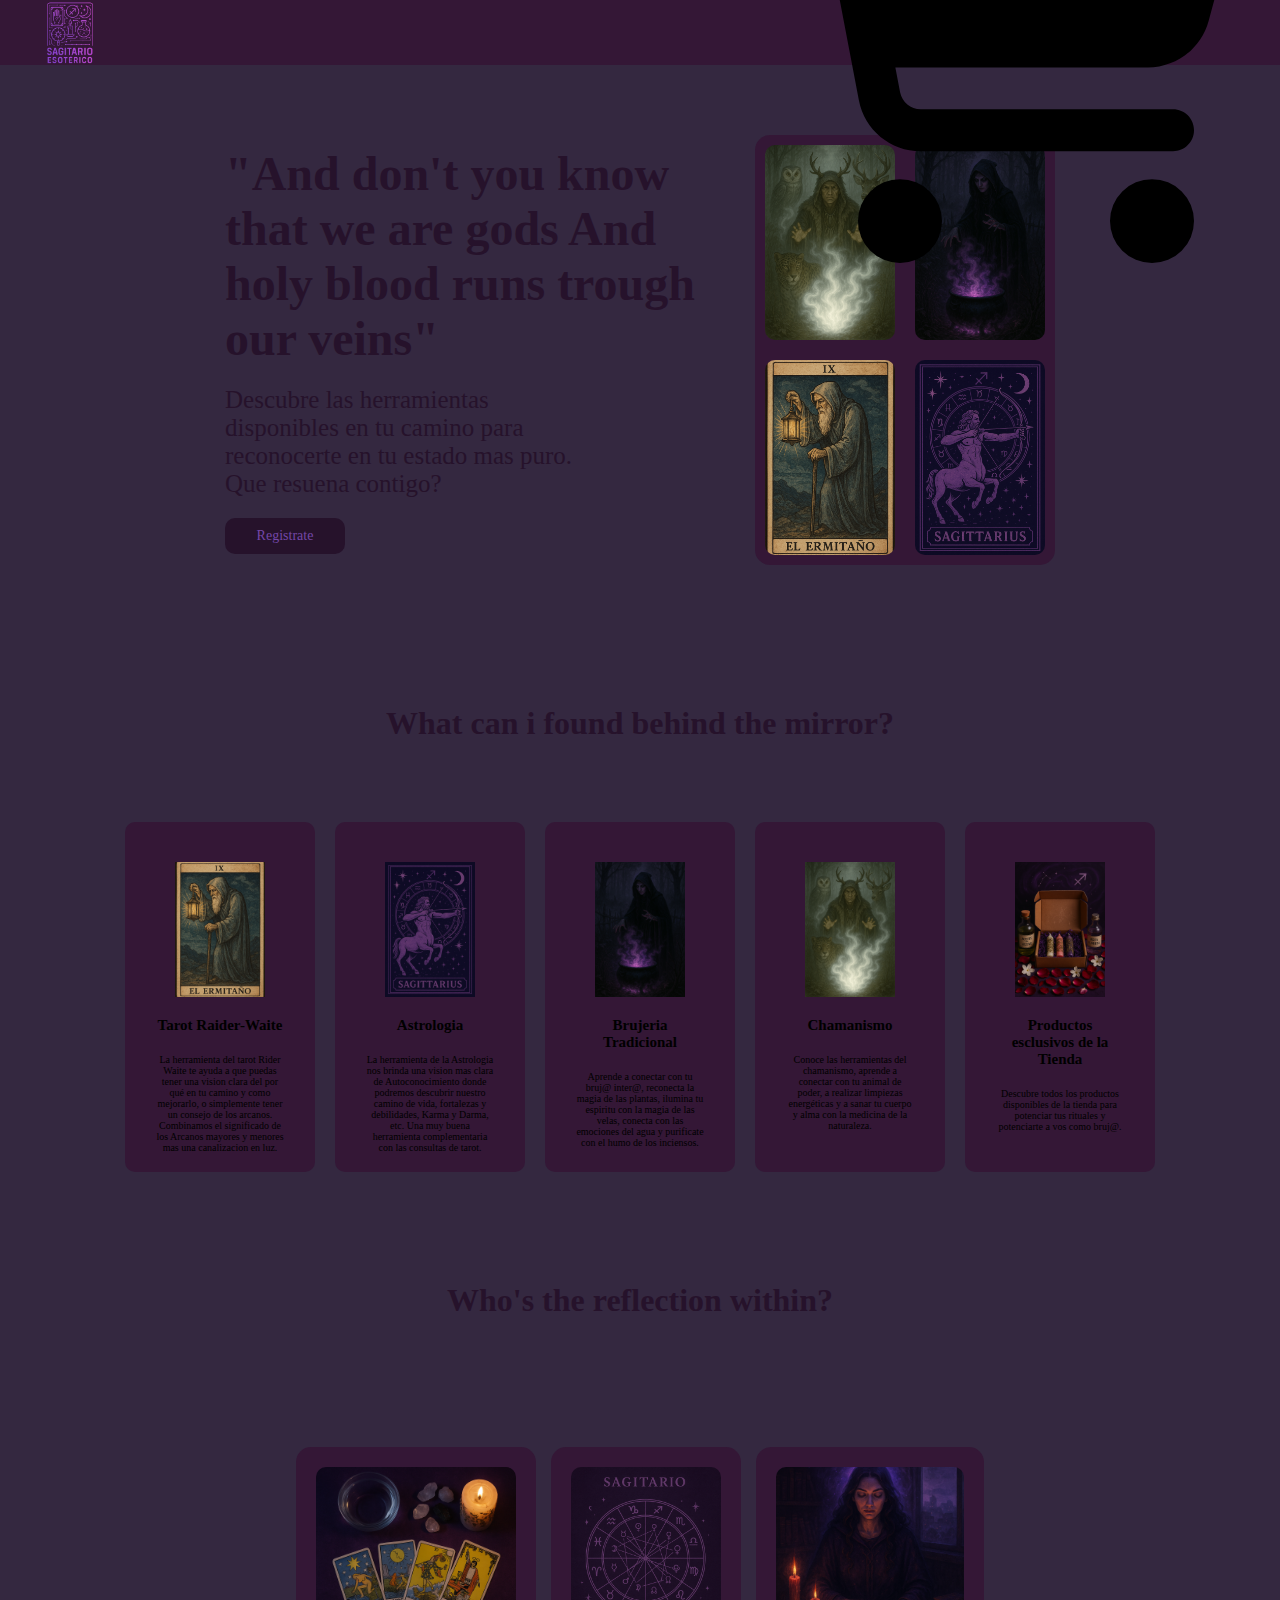
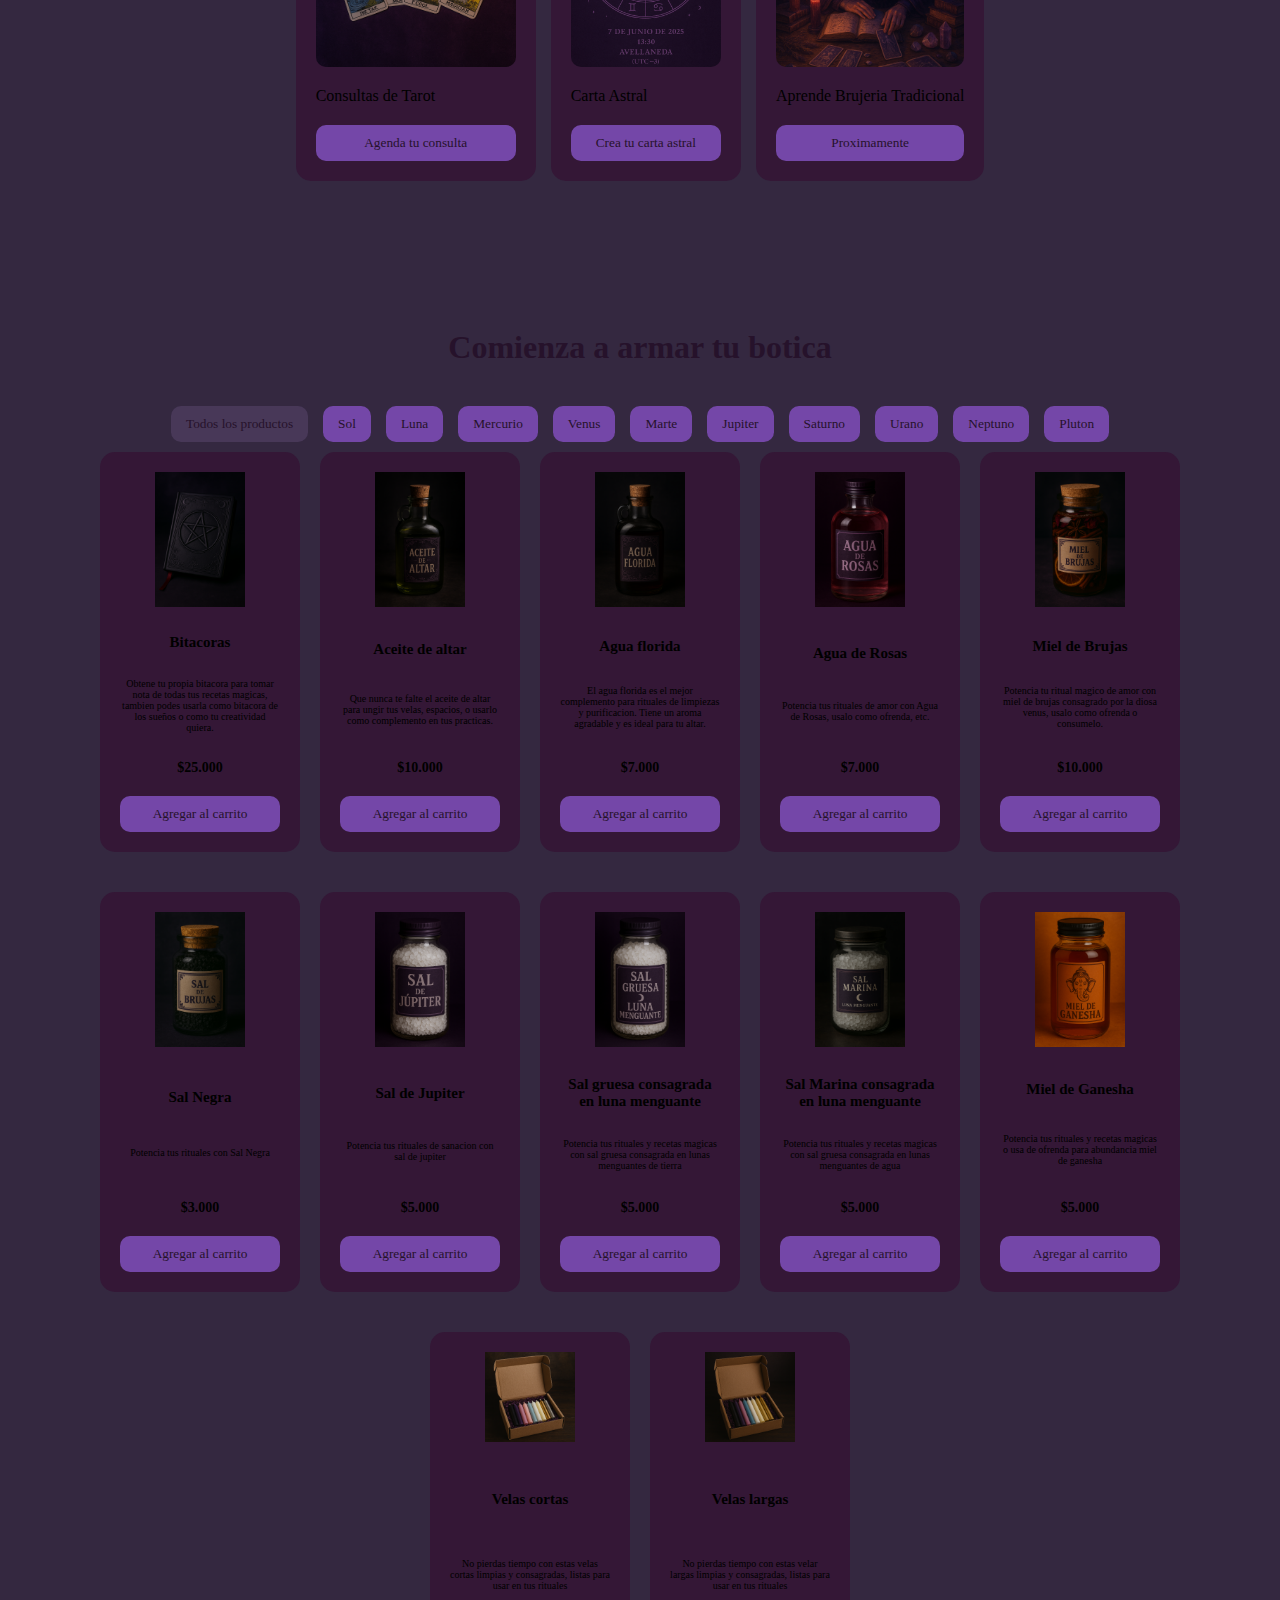
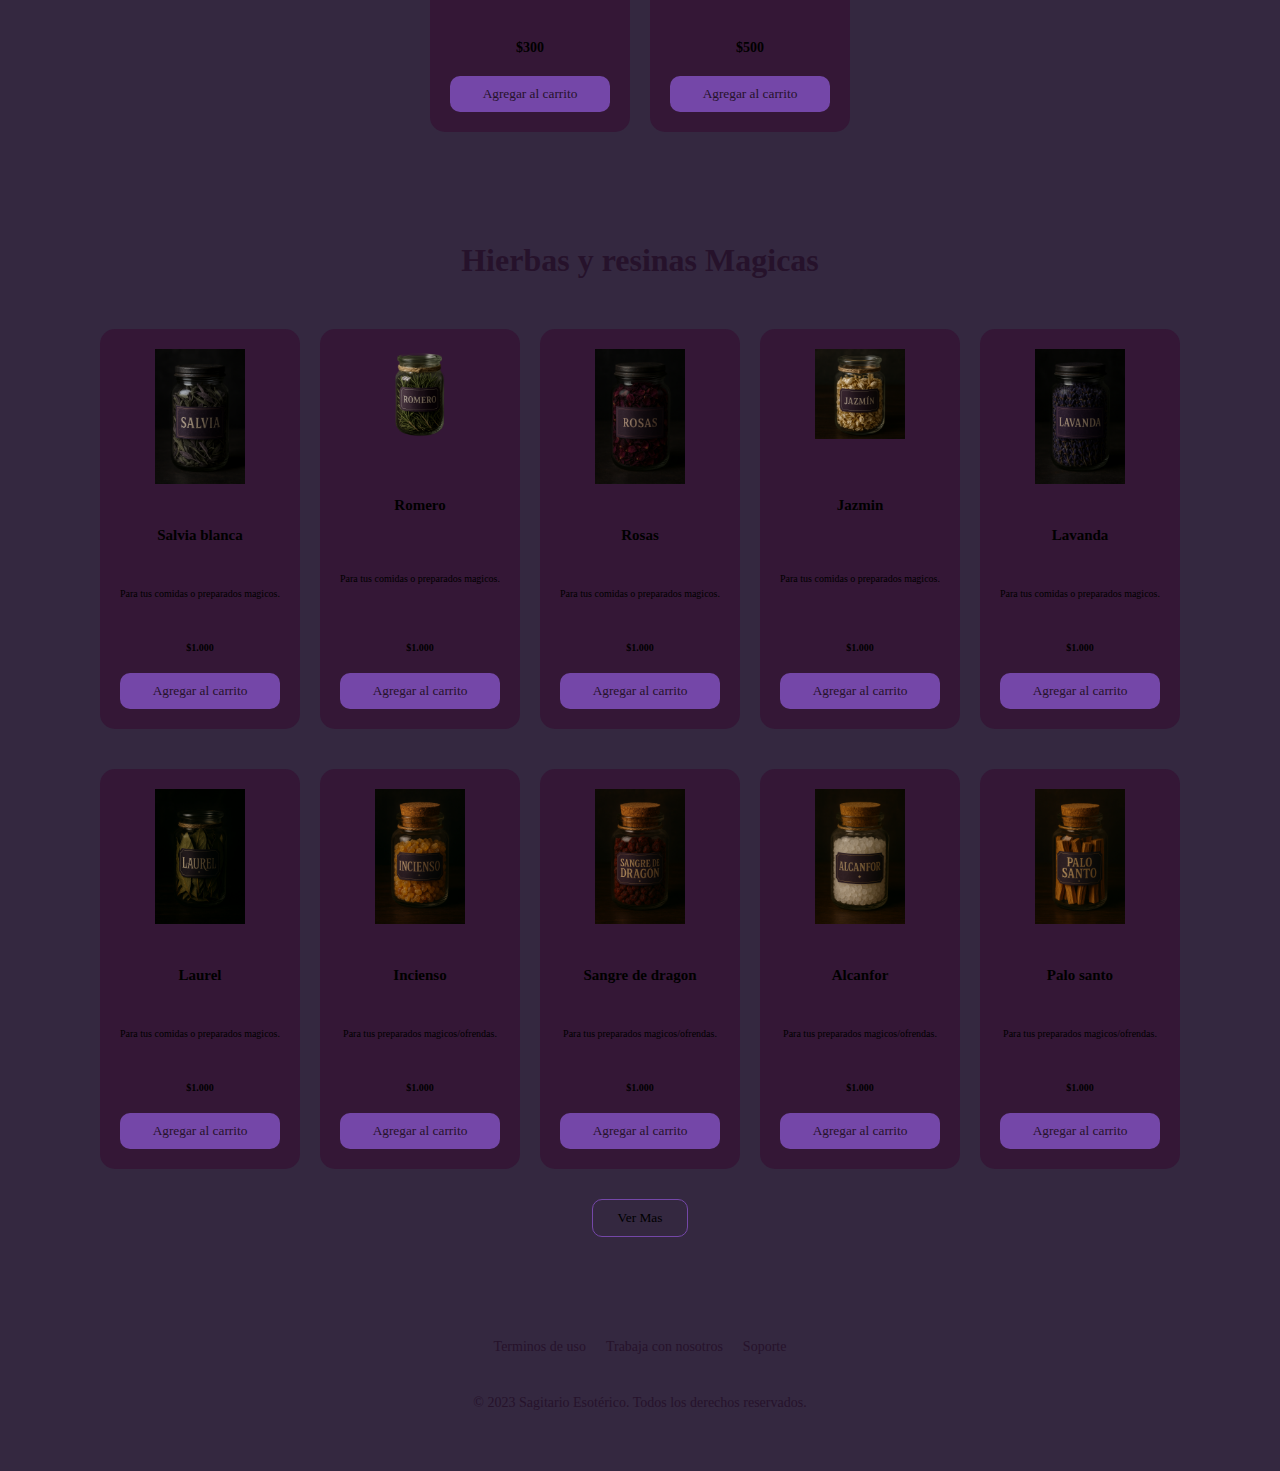
<file: index.html>
<!DOCTYPE html>
<!-- victorio1980 discord del profesor -->
<html lang="en">
  <head>
    <meta charset="UTF-8" />
    <meta name="viewport" content="width=device-width, initial-scale=1.0" />
    <title>Nuevo-proyecto-land</title>
    <link rel="stylesheet" href="proyecto.Css" />
    <link rel="stylesheet" href="mediaqueries.css" />
    <link rel="stylesheet" href="https://cdnjs.cloudflare.com/ajax/libs/font-awesome/6.7.2/css/all.min.css">
  </head>
  <body>
    <!-- navbar -->
    <header class="header">
      <img class="logo" src="images/logo-removebg.png" alt="Logo" /> 
      <nav class="navbar">
      <label for="menu-toggle" class="menu-label"><i class="fa-solid fa-bars"></i></i></label>
      <input type="checkbox" id="menu-toggle" />

            <ul class="navbar-list">
                <li><a href="#home" class="navbar-link">Home</a></li>
                <li><a href="#discover" class="navbar-link">Descubre</a></li>
                <li><a href="#info" class="navbar-link">Info</a></li>
                <li><a href="#product-container" class="navbar-link">Productos</a></li>
                <li><a href="#biblioteca" class="navbar-link">Biblioteca</a></li>
            </ul>
         
      </label>

<!-- pongo por ahora para probar el carrito dentro del nav, sino lo saco  -->

            <input type="checkbox" id="cart-toggle" />
                <label for="cart-toggle" class="cart-icon">
                <img src="images/cart-shopping-solid.svg" alt="carrito" />
                </label>
                    <div class="cart">
                        <h2>Tus productos</h2>

                            <div class="cart-item">
                                <img src="images/agua-florida.png" alt="productos del carrito" />
                                <div class="item-info">  
                    <h3 class="item-title">Agua florida</h3>
                    <p class="item-bid">precio</p>
                    <span class="item-price">$7.000</span>

                                </div>
        
                </div>

                    <div class="item-handler">
                    <span class="quantity-handler down">-</span>
                    <span class="item-quantity">1</span>
                    <span class="quantity-handler up">+</span>
                    </div>


                 <span class="divider"></span>   

                    <div class="cart-total">
                    <p>Total:</p>
                    <span>35.000</span>
                    </div>
                    
                    
                     <button class="btn-add">Comprar</button>
            </div>
      </div>

      </nav>

      
    </header>

    <!-- carrito fuera del header -->
    <section class="cart" id="cart">
      

      
    </section>

  

    <main class="main">
      <section id="hero">
        <div class="hero-info">
          <h1>
            "And don't you know that we are gods And holy blood runs trough our
            veins"
          </h1>
          <p>
            Descubre las herramientas disponibles en tu camino para reconocerte
            en tu estado mas puro. Que resuena contigo?
          </p>
          <a href="#">Registrate</a>
        </div>

        <div class="hero-card">
          <img src="images/Shamanic.index.Css..png" alt="Chamanismo" />
          <img src="images/Edgewitch.index.Css..png" alt="Brujeria de cerco" />
          <img src="images/Rider.index.Css..png" alt="Tarot" />
          <img src="images/astro.css.png" alt="Astrologia" />
        </div>
      </section>
    </main>
    <!-- second section-info -->
    <section id="info">
      <h2>What can i found behind the mirror?</h2>

      <div class="info-cards-container">
        <div class="info-card">
          <img src="images/Rider.index.Css..png" alt="tarot" />
          <h3>Tarot Raider-Waite</h3>
          <p>
            La herramienta del tarot Rider Waite te ayuda a que puedas tener una
            vision clara del por qué en tu camino y como mejorarlo, o
            simplemente tener un consejo de los arcanos. Combinamos el
            significado de los Arcanos mayores y menores mas una canalizacion en
            luz.
          </p>
        </div>

        <div class="info-card">
          <img src="images/astro.css.png" alt="astrologia" />
          <h3>Astrologia</h3>
          <p>
            La herramienta de la Astrologia nos brinda una vision mas clara de
            Autoconocimiento donde podremos descubrir nuestro camino de vida,
            fortalezas y debilidades, Karma y Darma, etc. Una muy buena
            herramienta complementaria con las consultas de tarot.
          </p>
        </div>

        <div class="info-card">
          <img
            src="images/Edgewitch.index.Css..png"
            alt="Brujeria tradicional"
          />
          <h3>Brujeria Tradicional</h3>
          <p>
            Aprende a conectar con tu bruj@ inter@, reconecta la magia de las
            plantas, ilumina tu espiritu con la magia de las velas, conecta con
            las emociones del agua y purificate con el humo de los inciensos.
          </p>
        </div>

        <div class="info-card">
          <img src="images/Shamanic.index.Css..png" alt="Chamanismo" />
          <h3>Chamanismo</h3>
          <p>
            Conoce las herramientas del chamanismo, aprende a conectar con tu
            animal de poder, a realizar limpiezas energéticas y a sanar tu
            cuerpo y alma con la medicina de la naturaleza.
          </p>
        </div>

        <div class="info-card">
          <img
            src="images/products-info cards.css.png"
            alt="productos-de-la-tienda"
          />
          <h3>Productos esclusivos de la Tienda</h3>
          <p>
            Descubre todos los productos disponibles de la tienda para potenciar
            tus rituales y potenciarte a vos como bruj@.
          </p>
        </div>
      </div>
    </section>

    <!-- third section products-servicios (whos the reflection witin) * -->
    <section id="product-container">
      <h2>Who's the reflection within?</h2>

      <div class="services">
        <div class="selection-services">
          <img src="images/consultas-tarot.png" alt="consultas-de-tarot" />
          <div class="info-top">
            <p>Consultas de Tarot</p>
            <button class="btn"><a href="#">Agenda tu consulta</a></button>
          </div>
        </div>

        <div class="selection-services">
          <img
            src="images/consultas-astrologia.png"
            alt="crea-tu-carta-astral"
          />
          <div class="info-top">
            <p>Carta Astral</p>
            <button class="btn"><a href="#">Crea tu carta astral</a></button>
          </div>
        </div>

        <div class="selection-services">
          <img src="images/curso-magia.png" alt="aprende-brujeria" />
          <div class="info-top">
            <p>Aprende Brujeria Tradicional</p>
            <button class="btn">Proximamente</button>
          </div>
        </div>
      </div>
    </section>

    <!-- categories -->
    <section id="discover">
      <h2>Comienza a armar tu botica</h2>
      <div class="categories">
        <button class="category active">Todos los productos</button>
        <button class="category">Sol</button>
        <button class="category">Luna</button>
        <button class="category">Mercurio</button>
        <button class="category">Venus</button>
        <button class="category">Marte</button>
        <button class="category">Jupiter</button>
        <button class="category">Saturno</button>
        <button class="category">Urano</button>
        <button class="category">Neptuno</button>
        <button class="category">Pluton</button>
      </div>

      <!-- productos de la tienda -->

      <div class="productos-compra">
        <div class="info-producto">
          <img src="images/grimorios.png" alt="bitacoras" />
          <h3>Bitacoras</h3>
          <p>
            Obtene tu propia bitacora para tomar nota de todas tus recetas
            magicas, tambien podes usarla como bitacora de los sueños o como tu
            creatividad quiera.
          </p>
          <div class="info-price">
            <p>$25.000</p>
            <button class="button"><a href="#">Agregar al carrito</a></button>
          </div>
        </div>

        <div class="info-producto">
          <img src="images/aceite-de-altar.png" alt="aceite-de-altar" />
          <h3>Aceite de altar</h3>
          <p>
            Que nunca te falte el aceite de altar para ungir tus velas,
            espacios, o usarlo como complemento en tus practicas.
          </p>
          <div class="info-price">
            <p>$10.000</p>
            <button class="button"><a href="#">Agregar al carrito</a></button>
          </div>
        </div>

        <div class="info-producto">
          <img src="images/agua-florida.png" alt="agua-florida" />
          <h3>Agua florida</h3>
          <p>
            El agua florida es el mejor complemento para rituales de limpiezas y
            purificacion. Tiene un aroma agradable y es ideal para tu altar.
          </p>
          <div class="info-price">
            <p>$7.000</p>
            <button class="button"><a href="#">Agregar al carrito</a></button>
          </div>
        </div>

        <div class="info-producto">
          <img src="images/agua-de-rosas.png" alt="agua-de-rosas" />
          <h3>Agua de Rosas</h3>
          <p>
            Potencia tus rituales de amor con Agua de Rosas, usalo como ofrenda,
            etc.
          </p>
          <div class="info-price">
            <p>$7.000</p>
            <button class="button"><a href="#">Agregar al carrito</a></button>
          </div>
        </div>

        <div class="info-producto">
          <img src="images/miel-de-brujas.png" alt="miel-de-brujas" />
          <h3>Miel de Brujas</h3>
          <p>
            Potencia tu ritual magico de amor con miel de brujas consagrado por
            la diosa venus, usalo como ofrenda o consumelo.
          </p>
          <div class="info-price">
            <p>$10.000</p>
            <button class="button"><a href="#">Agregar al carrito</a></button>
          </div>
        </div>

        <div class="info-producto">
          <img src="images/sal-negra.png" alt="Sal-negra" />
          <h3>Sal Negra</h3>
          <p>Potencia tus rituales con Sal Negra</p>
          <div class="info-price">
            <p>$3.000</p>
            <button class="button"><a href="#">Agregar al carrito</a></button>
          </div>
        </div>

        <div class="info-producto">
          <img src="images/sal-jupiter.png" alt="sal-de-jupiter" />
          <h3>Sal de Jupiter</h3>
          <p>Potencia tus rituales de sanacion con sal de jupiter</p>
          <div class="info-price">
            <p>$5.000</p>
            <button class="button"><a href="#">Agregar al carrito</a></button>
          </div>
        </div>

        <div class="info-producto">
          <img src="images/sal-gruesa.png" alt="sal-gruesa" />
          <h3>Sal gruesa consagrada en luna menguante</h3>
          <p>
            Potencia tus rituales y recetas magicas con sal gruesa consagrada en
            lunas menguantes de tierra
          </p>
          <div class="info-price">
            <p>$5.000</p>
            <button class="button"><a href="#">Agregar al carrito</a></button>
          </div>
        </div>

        <div class="info-producto">
          <img src="images/sal-marina.png" alt="sal-marina" />
          <h3>Sal Marina consagrada en luna menguante</h3>
          <p>
            Potencia tus rituales y recetas magicas con sal gruesa consagrada en
            lunas menguantes de agua
          </p>
          <div class="info-price">
            <p>$5.000</p>
            <button class="button"><a href="#">Agregar al carrito</a></button>
          </div>
        </div>

        <div class="info-producto">
          <img src="images/miel-ganesha.png" alt="miel-ganesha" />
          <h3>Miel de Ganesha</h3>
          <p>
            Potencia tus rituales y recetas magicas o usa de ofrenda para
            abundancia miel de ganesha
          </p>
          <div class="info-price">
            <p>$5.000</p>
            <button class="button"><a href="#">Agregar al carrito</a></button>
          </div>
        </div>

        <div class="info-producto">
          <img src="images/velas-cortas.png" alt="velas" />
          <h3>Velas cortas</h3>
          <p>
            No pierdas tiempo con estas velas cortas limpias y consagradas,
            listas para usar en tus rituales
          </p>
          <div class="info-price">
            <p>$300</p>
            <button class="button"><a href="#">Agregar al carrito</a></button>
          </div>
        </div>

        <div class="info-producto">
          <img src="images/velas-largas.png" alt="velas-largas" />
          <h3>Velas largas</h3>
          <p>
            No pierdas tiempo con estas velar largas limpias y consagradas,
            listas para usar en tus rituales
          </p>
          <div class="info-price">
            <p>$500</p>
            <button class="button"><a href="#">Agregar al carrito</a></button>
          </div>
        </div>
      </div>
    </section>

    <!-- productos de la tienda section hierbas y resinas -->
    <section id="hierbas">
      <h2>Hierbas y resinas Magicas</h2>

      <div class="producto-hierbas">
        <div class="info-hierbas">
          <img src="images/hierbas-salvia.png" alt="hierbas" />
          <h3>Salvia blanca</h3>
          <p>Para tus comidas o preparados magicos.</p>
          <div class="info-price">
            <p>$1.000</p>
            <button class="button"><a href="#">Agregar al carrito</a></button>
          </div>
        </div>

        <div class="info-hierbas">
          <img src="images/hierbas-romero.png" alt="hierbas" />
          <h3>Romero</h3>
          <p>Para tus comidas o preparados magicos.</p>
          <div class="info-price">
            <p>$1.000</p>
            <button class="button"><a href="#">Agregar al carrito</a></button>
          </div>
        </div>

        <div class="info-hierbas">
          <img src="images/hierbas-rosas.png" alt="hierbas" />
          <h3>Rosas</h3>
          <p>Para tus comidas o preparados magicos.</p>
          <div class="info-price">
            <p>$1.000</p>
            <button class="button"><a href="#">Agregar al carrito</a></button>
          </div>
        </div>

        <div class="info-hierbas">
          <img src="images/hierbas-jazmin.png" alt="hierbas" />
          <h3>Jazmin</h3>
          <p>Para tus comidas o preparados magicos.</p>
          <div class="info-price">
            <p>$1.000</p>
            <button class="button"><a href="#">Agregar al carrito</a></button>
          </div>
        </div>

        <div class="info-hierbas">
          <img src="images/hierbas-lavanda.png" alt="hierbas" />
          <h3>Lavanda</h3>
          <p>Para tus comidas o preparados magicos.</p>
          <div class="info-price">
            <p>$1.000</p>
            <button class="button"><a href="#">Agregar al carrito</a></button>
          </div>
        </div>

        <div class="info-hierbas">
          <img src="images/hierbas-laurel.png" alt="hierbas" />
          <h3>Laurel</h3>
          <p>Para tus comidas o preparados magicos.</p>
          <div class="info-price">
            <p>$1.000</p>
            <button class="button"><a href="#">Agregar al carrito</a></button>
          </div>
        </div>

        <div class="info-hierbas">
          <img src="images/incienso.png" alt="hierbas" />
          <h3>Incienso</h3>
          <p>Para tus preparados magicos/ofrendas.</p>
          <div class="info-price">
            <p>$1.000</p>
            <button class="button"><a href="#">Agregar al carrito</a></button>
          </div>
        </div>

        <div class="info-hierbas">
          <img src="images/sangre-de-dragon.png" alt="hierbas" />
          <h3>Sangre de dragon</h3>
          <p>Para tus preparados magicos/ofrendas.</p>
          <div class="info-price">
            <p>$1.000</p>
            <button class="button"><a href="#">Agregar al carrito</a></button>
          </div>
        </div>

        <div class="info-hierbas">
          <img src="images/alcanfor.png" alt="hierbas" />
          <h3>Alcanfor</h3>
          <p>Para tus preparados magicos/ofrendas.</p>
          <div class="info-price">
            <p>$1.000</p>
            <button class="button"><a href="#">Agregar al carrito</a></button>
          </div>
        </div>

        <div class="info-hierbas">
          <img src="images/palo-santo.png" alt="hierbas" />
          <h3>Palo santo</h3>
          <p>Para tus preparados magicos/ofrendas.</p>
          <div class="info-price">
            <p>$1.000</p>
            <button class="button"><a href="#">Agregar al carrito</a></button>
          </div>
        </div>
      </div>

      <button class="btn-load">Ver Mas</button>
    </section>

    <!-- footer -->
    <footer>
      <div>
        <ul class="footer-links">
          <li><a href="#">Terminos de uso</a></li>
          <li><a href="#">Trabaja con nosotros</a></li>
          <li><a href="#">Soporte</a></li>
        </ul>
      </div>
      <p>© 2023 Sagitario Esotérico. Todos los derechos reservados.</p>
    </footer>
  </body>
</html>
</file>
<file: proyecto.Css>
:root {
  --primary-color: #483858;
  --secondary-color: #341736;
  --text-color: #26122b;
  --background-color: #342840;
  --text-button-color: #7447a8;
}

* {
  margin: 0;
  padding: 0;
  box-sizing: border-box;
  font-family: "Cinzel Decorative", serif;
  text-decoration: none;
  list-style-type: none;
}

/* header */
header {
  background-color: var(--secondary-color);
  width: 100%;
  display: flex;
  justify-content: space-between;
  align-items: center;
  height: 65px;
  padding: 0px 30px;
  position: fixed;
  top: 0;
  z-index: 2;
}

.logo {
  height: 123%;
}

.navbar .navbar-list {
  display: flex;
  align-items: center;
  justify-content: center;
  list-style: none;

}

.navbar {
  gap: 150px;
}

.navbar-list {
  gap: 70px;
  max-height: 80vh;
  overflow-y: auto;
  background-color: var(--secondary-color);
}

.navbar-list a {
  color: #483858;
  font-size: 14px;
}

.navbar-list li:first-child a {
  color: #483858;
  font-weight: 100;
}

.cart-icon {
  font-weight: 600;
  border-radius: 10px;
  height: 24px;
  padding: 0;
  margin-right: 0;
  color: var(--text-color);
  cursor: pointer;
}

/* menu hamburguesa desktop disque agregado para mediqueries */
#menu-toggle,
#cart-toggle,
.menu-label {
  display: none;

}

.cart {
  position:absolute;
  top: 65px;
  right: 0;
  padding: 50px 30px;
  background: #26122b;
  background: linear-gradient(to top, 90deg,rgba(52, 40, 64, 1) 14%, rgba(87, 199, 133, 1) 91%, rgba(237, 221, 83, 1) 100%);
  border-left: 1px solid var(--secondary-color);
  display: flex;
  flex-direction: column;
  gap: 30px; 
  height: calc(100vh - 65px);
  overflow-y: scroll;
  display: none;
  z-index: 2;
}

.cart-total p {
  font-weight: 700;

}

.cart-total span {
  color: var(--text-button-color);
  font-weight: 400;
  font-size: 10px;

}


#cart-toggle:checked ~ .cart {
  display: flex;
}

.cart-item img {
  width: 50px;
  height: auto;

}

.cart-item {
  background-color: var(--secondary-color);
  padding: 15px;
  border-radius: 10px;
  display: flex;
  align-items: center;
  justify-content: space-between;
  gap: 20px;

}

.btn-add {
  background: var(--text-button-color);
  border: none;
  padding: 10px 25px;
  color: var(--text-color);
  border-radius: 10px;
  cursor: pointer;
}

.main {
  background: var(--background-color);
  display: flex;
  flex-direction: column;
  align-items: center;
  justify-content: center;
  color: var(--text-color);
  width: 100%;
}

/* section hero */

#hero {
  margin-top: 65px;
  padding: 70px;
  max-width: 1200px;
  display: flex;
  justify-content: center;
  align-items: center;
}

.hero-info {
  display: flex;
  flex-direction: column;
  gap: 20px;
  width: 50%;
}

.hero-info h1 {
  font-size: 48px;
  width: 80%;
  min-width: 500px;
  font-weight: 800;
  color: var(--text-color);
}

.hero-info p {
  font-size: 25px;
  width: 70%;
  color: var(--text-color);
}

.hero-info a {
  color: var(--text-button-color);
  width: 120px;
  padding: 10px 0px;
  border-radius: 10px;
  font-size: 14px;
  text-align: center;
  background: var(--text-color);
}

.hero-card {
  width: 300px;
  background: var(--secondary-color);
  padding: 10px;
  border-radius: 15px;
  display: grid;
  grid-template-columns: 1fr 1fr;
  flex-direction: column;
  justify-content: center;
  gap: 20px;
}

.hero-card img {
  width: 100%;
  height: auto;
  border-radius: 10px;
  object-fit: cover;
}

/* second section info (what can i found behind the mirror) */

#info {
  background-color: var(--background-color);
  padding: 70px 0px;
  width: 100%;
  display: flex;
  justify-content: center;
  align-items: center;
  flex-direction: column;
  gap: 80px;
}

#info h2 {
  font-size: 32px;
  font-weight: 800;
  color: var(--text-color);
}

.info-cards-container {
  display: flex;
  justify-content: space-around;
  align-items: flex-start;
  flex-wrap: wrap;
  gap: 20px;
}

.info-card {
  width: 190px;
  height: 350px;
  padding: 40px 30px;
  display: flex;
  flex-direction: column;
  text-align: center;
  background-color: var(--secondary-color);
  border-radius: 10px;
  align-items: center;
  gap: 20px;
}

.info-card img {
  width: 90px;
}

.info-card h3 {
  font-size: 15px;
  font-weight: 600;
}

.info-card p {
  font-size: 10px;
  text-align: center;
}

/* third section products-servicios (whos the reflection witin)*/
#product-container {
  background-color: var(--background-color);
  padding: 40px 0px;
  width: 100%;
  display: flex;
  justify-content: center;
  align-items: center;
  flex-direction: column;
  gap: 80px;
}

#product-container h2 {
  font-size: 32px;
  font-weight: 800;
  color: var(--text-color);
}

.services {
  display: flex;
  flex-wrap: wrap;
  align-items: center;
  justify-content: center;
  gap: 15px;
  padding: 48px 0;
  max-width: 1200px;
}

.selection-services {
  background: #341736;
  padding: 20px;
  border-radius: 15px;
  display: flex;
  flex-direction: column;
  justify-content: center;
  gap: 20px;
  margin-bottom: 20px;
}

.selection-services img {
  width: 100%;
  height: 200px;
  object-fit: cover;
  border-radius: 10px;
}

.info-top {
  display: flex;
  flex-direction: column;
  justify-content: space-between;
  gap: 20px;
}

.btn {
  background: var(--text-button-color);
  border: none;
  padding: 10px 25px;
  color: var(--text-color);
  border-radius: 10px;
  justify-content: center;
}

.btn a {
  color: var(--text-color);
}

/* categories */
#discover {
  display: flex;
  flex-direction: column;
  justify-content: center;
  align-items: center;
  padding: 40px 0;
  max-width: auto;
  width: 100%;
  background-color: var(--background-color);
}

#discover h2 {
  font-size: 32px;
  font-weight: 800;
  margin-bottom: 40px;
  color: var(--text-color);
}

.categories {
  display: flex;
  align-items: center;
  justify-content: center;
  gap: 15px;
}

.category {
  background: var(--text-button-color);
  border: none;
  padding: 10px 15px;
  color: var(--text-color);
  border-radius: 10px;
  cursor: pointer;
}

.active {
  background: var(--primary-color);
}

/* productos de la tienda */

.productos-compra {
  display: flex;
  flex-wrap: wrap;
  align-items: stretch;
  justify-content: center;
  gap: 20px;
  padding: 10px 0;
  max-width: 1200px;
  width: 100%;
  margin: 0 auto;
}

.info-producto {
  background: var(--secondary-color);
  padding: 20px;
  border-radius: 15px;
  display: flex;
  flex-direction: column;
  justify-content: space-between;
  height: 100%;
  min-height: 400px;
  gap: 20px;
  margin-bottom: 20px;
  width: 200px;
}

.info-producto img {
  width: 90px;
  margin-top: 10px;
  max-width: 100%;
  height: auto;
  margin: 0 auto;
}

.info-producto h3 {
  font-size: 15px;
  font-weight: 600;
  text-align: center;
}

.info-producto p {
  font-size: 10px;
  text-align: center;
}

.info-price {
  display: flex;
  flex-direction: column;
  justify-content: space-between;
  gap: 20px;
}
.info-price p {
  font-size: 14px;
  font-weight: 600;
}

.info-price button {
  background: var(--text-button-color);
  border: none;
  padding: 10px 25px;
  color: var(--text-color);
  border-radius: 10px;
  cursor: pointer;
}

.info-price button a {
  color: var(--text-color);
  text-decoration: none;
}

/* productos de la tienda section hierbas y resinas */
#hierbas {
  display: flex;
  flex-direction: column;
  justify-content: center;
  align-items: center;
  padding: 40px 0;
  max-width: auto;
  width: 100%;
  background-color: var(--background-color);
}

#hierbas h2 {
  font-size: 32px;
  font-weight: 800;
  margin-bottom: 40px;
  color: var(--text-color);
}

.producto-hierbas {
  display: flex;
  flex-wrap: wrap;
  align-items: stretch;
  justify-content: center;
  gap: 20px;
  padding: 10px 0;
  max-width: 1200px;
  width: 100%;
  margin: 0 auto;
}

.info-hierbas {
  background: var(--secondary-color);
  padding: 20px;
  border-radius: 15px;
  display: flex;
  flex-direction: column;
  justify-content: space-between;
  height: 100%;
  min-height: 400px;
  gap: 20px;
  margin-bottom: 20px;
  width: 200px;
}

.info-hierbas img {
  width: 90px;
  margin-top: 10px;
  max-width: 100%;
  height: auto;
  margin: 0 auto;
}

.info-hierbas h3 {
  font-size: 15px;
  font-weight: 600;
  text-align: center;
}

.info-hierbas p {
  font-size: 10px;
  text-align: center;
}

.btn-load {
  background: none;
  border: 1px solid var(--text-button-color);
  padding: 10px 25px;
  color: none;
  border-radius: 10px;
  cursor: pointer;
}

/* footer */

footer {
  background: var(--background-color);
  display: flex;
  flex-direction: column;
  justify-content: center;
  align-items: center;
  gap: 40px;
  padding: 60px 0;
}

footer a {
  color: var(--text-color);
  font-weight: 300;
  font-size: 14px;
}

footer p {
  color: var(--text-color);
  font-weight: 300;
  font-size: 14px;
}

.footer-links {
  display: flex;
  justify-content: center;
  gap: 20px;
}
</file>
<file: mediaqueries.css>
/* se supone que esta seccion configura para tablets beabor */
@media (max-width: 992px) {    
    #menu-toggle:checked ~ .main {
        margin-top: 300px;
    }
    
    .navbar{
        gap: 10px;
    }

    .cart-icon {
        display: none;

    }

    .cart-icon {
        height: 33px;
        margin-right: 0rem;
        margin-top: 4px;

    }

    .navbar-list {
        position: absolute;
        top: 65px;
        left: 5%;
        right: 5%;
        width: 90%;
        flex-direction: column;
        background-color: var(--secondary-color);
        border: 2px solid var(--secondary-color);
        border-top: none;
        border-radius: 0 0 15px 15px;
        align-items: flex-start;
        padding: 45px 30px;
        gap: 25px;
        z-index: 2;
        display: none;

    }

    .navbar-list {
        font-size: 18px;

    }

    /* mostramos el icono del menu  */

    .menu-label {
        display: flex;
        order: 2;
        cursor: pointer;

    }

    #menu-toggle:checked + .navbar-list {
        display: flex;
    }

    .hero-info {
        width: 100%;
        text-align: center;
        justify-content: center;
        align-items: center;
        gap: 30px;
         
    }

    .hero-info h1 {
        width: 90%;
        max-width: 500%;
        min-width: unset;


    }

    .hero-info p {
        width: 60%;
        max-width: 600px;

    }

    .hero-card {
        display: none;

    }

    #info h2 {
        text-align: center;
        width: 80%;

    }

    .info-cards-container {
        width: 80%;

    }

    #product-container {
        display: flex;
        flex-direction: column;
        justify-content: center;
        align-items: center;
        text-align: center;

    }

    #product-container h2 {
        width: 80%;
        text-align: center;

    }

    .services {
        width: 100%;
        text-align: center;
        justify-content: center;
        align-items: center;
        gap: 30px;
    }

    .selection-services {
        flex-direction: column;
    }

    .selection-services img {
        width: 100%;
        
    }

    .categories {
        flex-wrap: wrap;
        max-width: 390px;
        
    }

    .category {
        width: 120px;

    }

}


/* y se supone que esta parte se configura para celulares neni */

@media (max-width: 576px) {
/* modificar el carrito para celulares */

.cart {
    display: none;
    
}
.cart {
    left: 0;
    width: 100%;
    border: none;

}

.cart-item {
    flex-wrap: wrap;

}

/* hero */

.hero-info p {
    width: 70%;
    max-width: unset;
    
}
/* info */
.info-card {
    width: 100%;
    height: 350px;
    justify-content: center;

}

.info-card p {
    width: 90%;

}

#product-container {
    width: 95%;

}

#discover h2 {
    font-size: 37px;  
    width: 100%;
    text-align: center;


}

.discover-text {
    width: 100%;
    padding: 10px;
    line-height: 30px;
    gap: 50px;
}

.discover-text a {
    font-size: 20px;

}

.services {
    gap: 20px;

}

.services img {
    width: 100%;

}

}
</file>
